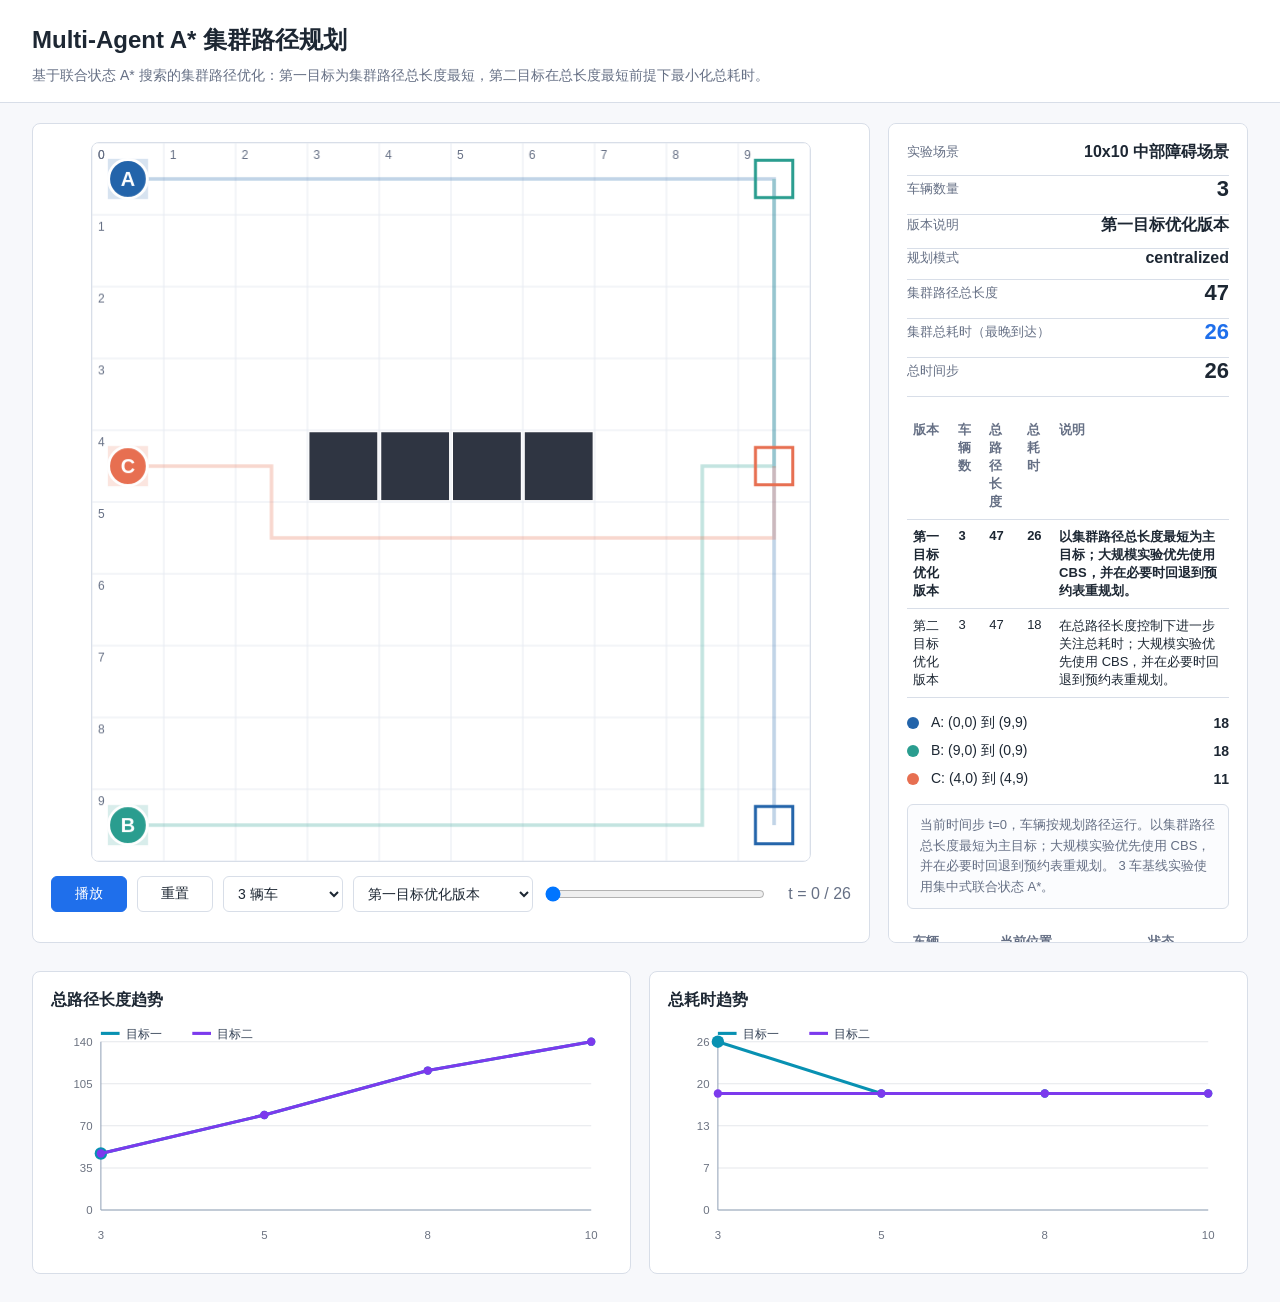
<file: web/index.html>
<!DOCTYPE html>
<html lang="zh-CN">
<head>
  <meta charset="UTF-8" />
  <meta name="viewport" content="width=device-width, initial-scale=1.0" />
  <title>Multi-Agent A* 集群路径规划 — 可视化结果</title>
  <link rel="stylesheet" href="css/style.css" />
</head>
<body>
  <header>
    <h1>Multi-Agent A* 集群路径规划</h1>
    <p class="subtitle">
      基于联合状态 A* 搜索的集群路径优化：第一目标为集群路径总长度最短，第二目标在总长度最短前提下最小化总耗时。
    </p>
  </header>

  <main>
    <section class="workspace" aria-label="动画展示区">
      <div class="canvas-wrap">
        <canvas id="map" width="720" height="720"></canvas>
      </div>
      <div class="controls">
        <button id="play" class="primary" type="button">播放</button>
        <button id="reset" type="button">重置</button>
        <select id="vehicleCountSelect" aria-label="选择车辆数量"></select>
        <select id="algorithmSelect" aria-label="选择算法版本"></select>
        <input id="slider" type="range" min="0" max="0" value="0" step="1" aria-label="时间步" />
        <div id="time" class="time">t = 0 / 0</div>
      </div>
    </section>

    <aside class="side" aria-label="结果说明">
      <div>
        <div class="metric-row">
          <span class="metric-label">实验场景</span>
          <strong id="scenarioLabel"></strong>
        </div>
        <div class="metric-row">
          <span class="metric-label">车辆数量</span>
          <span class="metric-value" id="vehicleCount">-</span>
        </div>
        <div class="metric-row">
          <span class="metric-label">版本说明</span>
          <strong id="fileDescription"></strong>
        </div>
        <div class="metric-row">
          <span class="metric-label">规划模式</span>
          <strong id="plannerMode"></strong>
        </div>
        <div class="metric-row">
          <span class="metric-label">集群路径总长度</span>
          <span class="metric-value" id="totalLength">-</span>
        </div>
        <div class="metric-row">
          <span class="metric-label">集群总耗时（最晚到达）</span>
          <span class="metric-value highlight" id="totalMakespan">-</span>
        </div>
        <div class="metric-row">
          <span class="metric-label">总时间步</span>
          <span class="metric-value" id="totalTime">-</span>
        </div>
      </div>

      <table id="comparisonTable">
        <thead>
          <tr>
            <th>版本</th>
            <th>总路径长度</th>
            <th>总耗时</th>
            <th>说明</th>
          </tr>
        </thead>
        <tbody></tbody>
      </table>

      <div class="legend" id="legend"></div>

      <div class="status" id="status"></div>

      <table>
        <thead>
          <tr>
            <th>车辆</th>
            <th>当前位置</th>
            <th>状态</th>
          </tr>
        </thead>
        <tbody id="vehicleTable"></tbody>
      </table>
    </aside>
  </main>

  <section class="trend-panel" aria-label="实验趋势">
    <div class="trend-card">
      <h2>总路径长度趋势</h2>
      <div id="lengthTrend"></div>
    </div>
    <div class="trend-card">
      <h2>总耗时趋势</h2>
      <div id="makespanTrend"></div>
    </div>
  </section>

  <script src="js/renderer.js"></script>
  <script src="js/player.js"></script>
  <script src="js/app.js"></script>
  <script>
    async function loadAll() {
      const datasets = {};

      try {
        const manifestResp = await fetch("data/manifest.json");
        if (!manifestResp.ok) {
          throw new Error("manifest.json not found");
        }

        const manifest = await manifestResp.json();
        for (const item of manifest.datasets || []) {
          const resp = await fetch(`data/${item.file}`);
          if (!resp.ok) {
            continue;
          }
          const json = await resp.json();
          datasets[item.key] = json;
        }
      } catch (e) {
        console.warn("Failed to load manifest:", e);
      }

      App.init(datasets);
    }

    loadAll();
  </script>
</body>
</html>
</file>
<file: web/css/style.css>
:root {
  --bg: #f7f8fb;
  --panel: #ffffff;
  --ink: #1d2733;
  --muted: #667085;
  --line: #d8dee8;
  --grid: #e7ebf2;
  --obstacle: #2f3542;
  --accent: #1f6feb;
  --objective1: #0891b2;
  --objective2: #7c3aed;
}

* {
  box-sizing: border-box;
}

body {
  margin: 0;
  min-height: 100vh;
  color: var(--ink);
  background: var(--bg);
  font-family: "Microsoft YaHei", "Segoe UI", Arial, sans-serif;
}

header {
  padding: 24px 32px 14px;
  border-bottom: 1px solid var(--line);
  background: var(--panel);
}

h1 {
  margin: 0 0 8px;
  font-size: 24px;
  font-weight: 700;
}

.subtitle {
  margin: 0;
  color: var(--muted);
  font-size: 14px;
  line-height: 1.7;
}

main {
  display: grid;
  grid-template-columns: minmax(420px, 1fr) 360px;
  gap: 18px;
  padding: 20px 32px 28px;
}

.trend-panel {
  display: grid;
  grid-template-columns: repeat(2, minmax(320px, 1fr));
  gap: 18px;
  padding: 0 32px 28px;
}

.workspace,
.side,
.trend-card {
  background: var(--panel);
  border: 1px solid var(--line);
  border-radius: 8px;
}

.workspace {
  padding: 18px;
}

.canvas-wrap {
  width: 100%;
  max-width: 720px;
  margin: 0 auto;
  aspect-ratio: 1 / 1;
}

canvas {
  width: 100%;
  height: 100%;
  display: block;
  border: 1px solid var(--line);
  border-radius: 8px;
  background: #fff;
}

.controls {
  display: grid;
  grid-template-columns: auto auto minmax(120px, auto) minmax(180px, auto) 1fr auto;
  align-items: center;
  gap: 10px;
  margin-top: 14px;
}

button {
  height: 36px;
  min-width: 76px;
  padding: 0 14px;
  border: 1px solid var(--line);
  border-radius: 6px;
  color: var(--ink);
  background: #fff;
  cursor: pointer;
  font-size: 14px;
}

button.primary {
  color: #fff;
  background: var(--accent);
  border-color: var(--accent);
}

input[type="range"] {
  width: 100%;
}

select {
  height: 36px;
  min-width: 120px;
  padding: 0 10px;
  border: 1px solid var(--line);
  border-radius: 6px;
  color: var(--ink);
  background: #fff;
  cursor: pointer;
  font-size: 14px;
}

.time {
  min-width: 78px;
  text-align: right;
  color: var(--muted);
  font-variant-numeric: tabular-nums;
}

.side {
  padding: 18px;
  display: flex;
  flex-direction: column;
  gap: 16px;
  max-height: 820px;
  overflow-y: auto;
  scrollbar-width: thin;
  scrollbar-color: #b8c2d3 transparent;
}

.side::-webkit-scrollbar {
  width: 8px;
}

.side::-webkit-scrollbar-track {
  background: transparent;
}

.side::-webkit-scrollbar-thumb {
  border-radius: 999px;
  background: #b8c2d3;
}

.side::-webkit-scrollbar-thumb:hover {
  background: #94a3b8;
}

.trend-card {
  padding: 18px;
}

.trend-card h2 {
  margin: 0 0 12px;
  font-size: 16px;
  font-weight: 700;
}

.metric-row {
  display: grid;
  grid-template-columns: 1fr auto;
  gap: 12px;
  align-items: center;
  padding-bottom: 12px;
  border-bottom: 1px solid var(--line);
}

.metric-label {
  color: var(--muted);
  font-size: 13px;
}

.metric-value {
  font-size: 22px;
  font-weight: 700;
  font-variant-numeric: tabular-nums;
}

.metric-value.highlight {
  color: var(--accent);
}

.legend {
  display: grid;
  gap: 10px;
}

.legend-item {
  display: grid;
  grid-template-columns: 16px 1fr auto;
  align-items: center;
  gap: 8px;
  font-size: 14px;
}

.dot {
  width: 12px;
  height: 12px;
  border-radius: 50%;
}

table {
  width: 100%;
  border-collapse: collapse;
  font-size: 13px;
}

th,
td {
  padding: 8px 6px;
  border-bottom: 1px solid var(--line);
  text-align: left;
  vertical-align: top;
}

th {
  color: var(--muted);
  font-weight: 600;
}

.status {
  min-height: 44px;
  height: auto;
  flex-shrink: 0;
  padding: 10px 12px;
  border: 1px solid var(--line);
  border-radius: 6px;
  color: var(--muted);
  background: #fbfcfe;
  font-size: 13px;
  line-height: 1.6;
  white-space: normal;
  overflow-wrap: anywhere;
  word-break: break-word;
}

@media (max-width: 900px) {
  main {
    grid-template-columns: 1fr;
    padding: 16px;
  }

  .trend-panel {
    grid-template-columns: 1fr;
    padding: 0 16px 20px;
  }

  header {
    padding: 20px 16px 12px;
  }

  .controls {
    grid-template-columns: auto auto;
  }

  .time {
    grid-column: 1 / -1;
    text-align: left;
  }

  select,
  input[type="range"] {
    grid-column: 1 / -1;
  }
}
</file>
